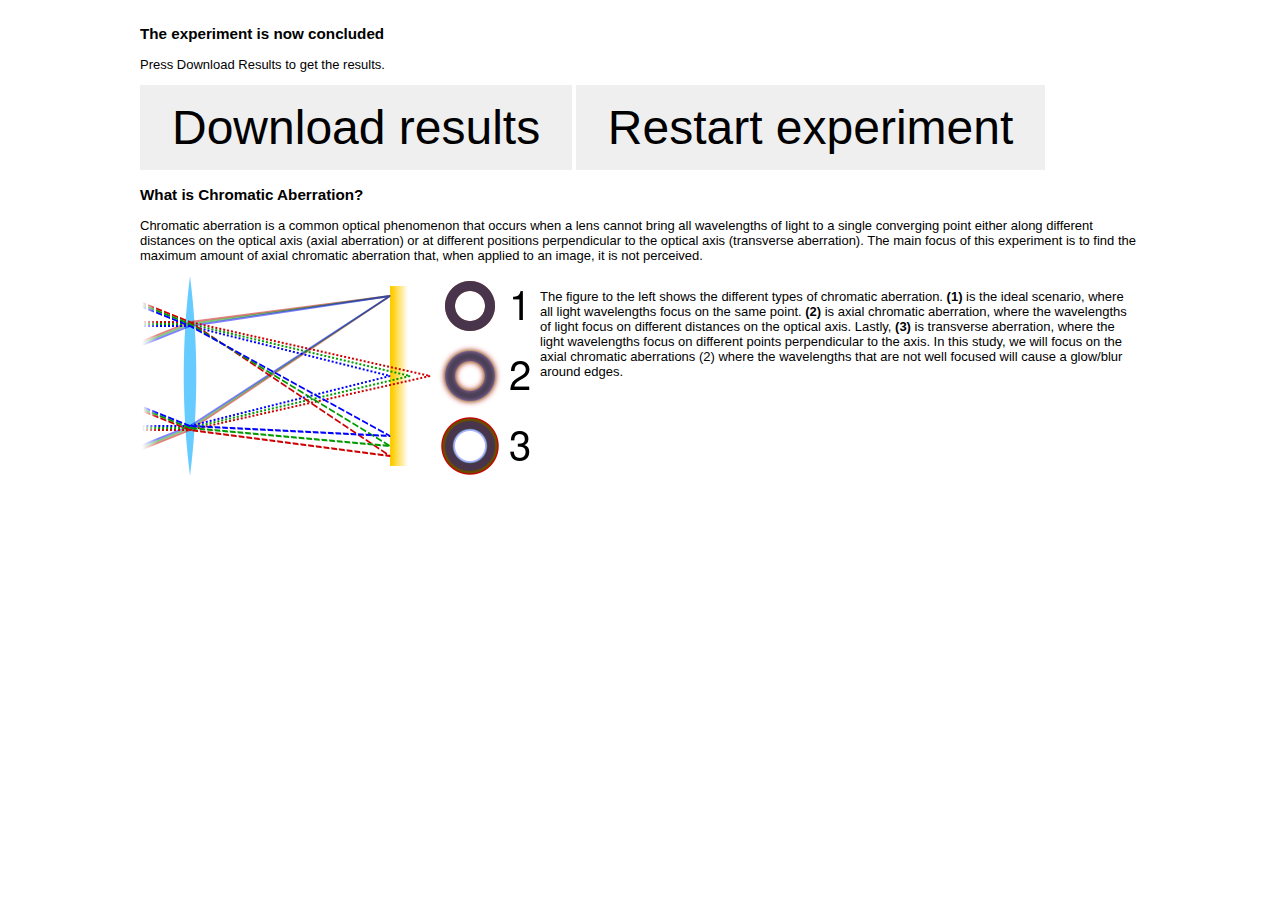
<file: image_survey/end.html>
<!DOCTYPE html>
<html lang="en">
<head>
    <meta charset="UTF-8">
    <title>End of experiment</title>
    <style type='text/css'>
        body {font-size: small; font-family: verdana, arial, sans-serif;
            max-width: 1000px; margin: 0 auto; padding: 10px}
        .image_with_text:after {
            content: "";
            display: table;
            clear: both;
        }

        .text {
            float: right;
            width: 60%;
        }

        .images {
            float: left;
            width: 30%;
        }

        #buttonContainer{
            position: relative;
            height: 85px;
        }
    </style>
</head>
<body>
<h3>The experiment is now concluded</h3>
<p>Press Download Results to get the results.</p>
<div id="buttonContainer">
    <button id = "exportData" onclick="exportData()" style="border: ghostwhite;padding: 15px 32px;text-align: center;text-decoration: none; display: inline-block; font-size: 48px;">Download results</button>
    <a id="exportHistoryLink" style="display: none;">Export</a>
    <button id = "start" onclick="location.href='start.html'" style="border: ghostwhite;padding: 15px 32px;text-align: center;text-decoration: none; display: inline-block; font-size: 48px;">Restart experiment</button>
</div>

<div>
    <H3>
        What is Chromatic Aberration?
    </H3>
    <p>
        Chromatic aberration is a common optical phenomenon that occurs when a lens cannot bring all wavelengths of light to a single converging point either along different distances on the optical axis (axial aberration) or at different positions perpendicular to the optical axis (transverse aberration).
        The main focus of this experiment is to find the maximum amount of axial chromatic aberration that, when applied to an image, it is not perceived.
    </p>
    <div class="image_with_text">
        <div class="images">
            <img src="resources/images/compare/CACompare.png"
                 alt="compare chromatic aberrations"
                 loading="lazy"
                 class="CA">

        </div>
        <div class="text">
            <p>
                The figure to the left shows the different types of chromatic aberration. <b>(1)</b>  is the ideal scenario, where all light wavelengths focus on the same point. <b>(2)</b> is axial chromatic aberration, where the wavelengths of light focus on different distances on the optical axis. Lastly, <b>(3)</b> is transverse aberration, where the light wavelengths focus on different points perpendicular to the axis.
                In this study, we will focus on the axial chromatic aberrations (2) where the wavelengths that are not well focused will cause a glow/blur around edges.
            </p>
        </div>

    </div>
</div>

<script>
    function exportData(){
        let data = [];
        for (var i = 0; i < localStorage.length; i++){
            data.push(localStorage.getItem(`run${i}`))
        }
        const date = new Date();
        const minutes = date.getMinutes();
        const seconds = date.getSeconds();
        var vLink = document.getElementById('exportHistoryLink');
        var vBlob = new Blob(data, {type: "octet/stream"});
        vName = 'Results_' + minutes + '-' + seconds + '.json';
        vUrl = window.URL.createObjectURL(vBlob);
        console.log(vLink);
        vLink.setAttribute('href', vUrl);
        vLink.setAttribute('download', vName );
        vLink.click();
    }
</script>

</body>
</html>
</file>
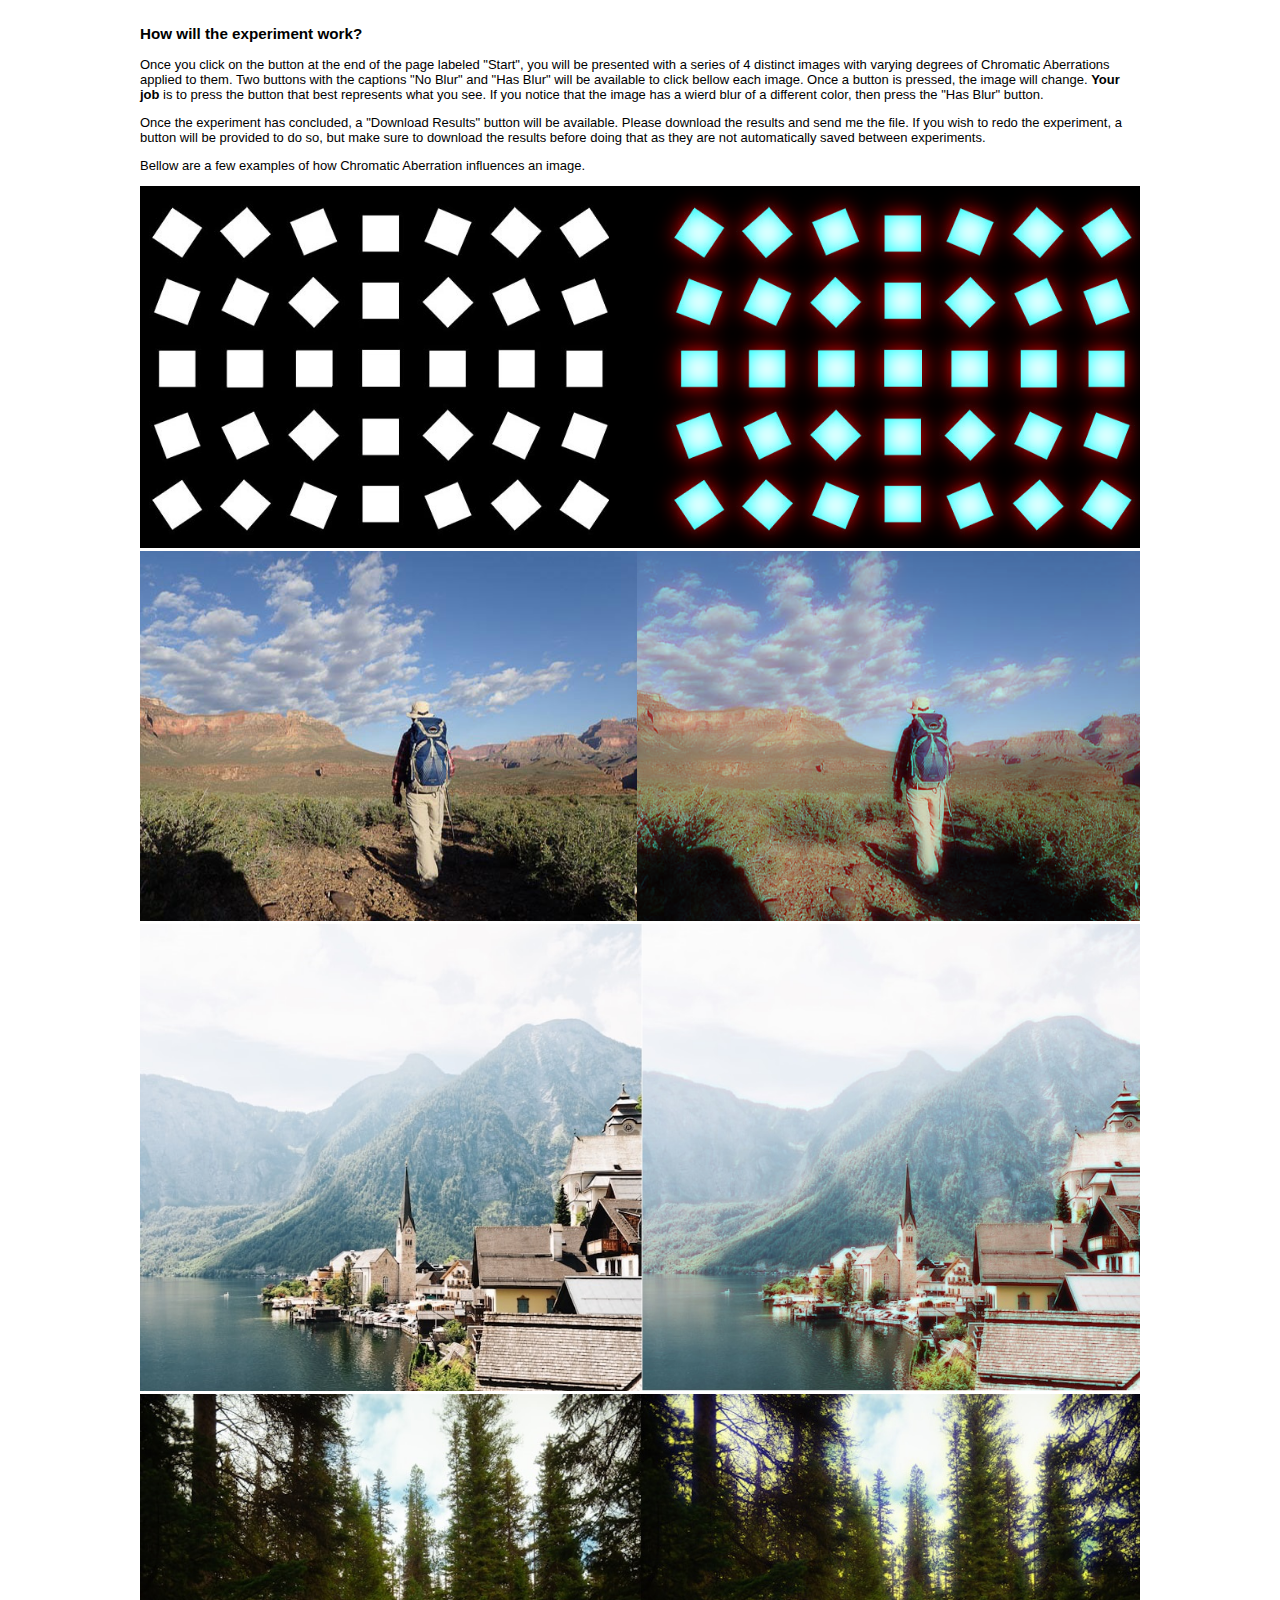
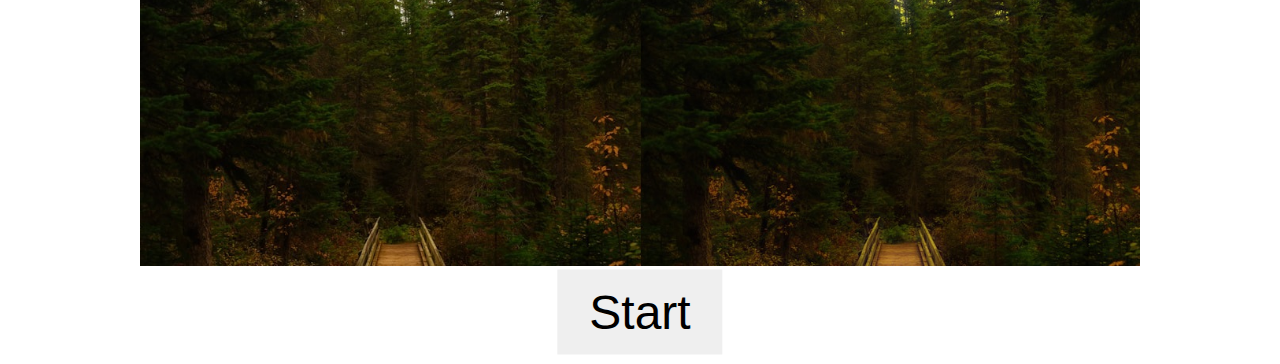
<file: image_survey/start.html>
<!DOCTYPE html>
<html lang="en">
<head>
    <meta charset="UTF-8">
    <title>Before you start</title>
    <style type='text/css'>
        body {font-size: small; font-family: verdana, arial, sans-serif;
            max-width: 1000px; margin: 0 auto; padding: 10px}
        .image_with_text:after {
            content: "";
            display: table;
            clear: both;
        }

        .text {
            float: right;
            width: 60%;
        }

        .images {
            float: left;
            width: 30%;
        }
        #start{
            margin: 0;
            position: relative;
            top: 50%;
            left: 50%;
            -ms-transform: translate(-50%, -50%);
            transform: translate(-50%, -50%);
        }
        #buttonContainer{
            position: relative;
            height: 85px;
        }
    </style>
</head>
<body>
<div style = "align-content: center">
    <h3>
        How will the experiment work?
    </h3>
    <p>
        Once you click on the button at the end of the page labeled "Start", you will be presented with a series of 4 distinct images with varying degrees of Chromatic Aberrations applied to them.
        Two buttons with the captions "No Blur" and "Has Blur" will be available to click bellow each image. Once a button is pressed, the image will change. <b>Your job</b> is to press the button that best represents what you see.
        If you notice that the image has a wierd blur of a different color, then press the "Has Blur" button.
    </p>
    <p>
        Once the experiment has concluded, a "Download Results" button will be available. Please download the results and send me the file. If you wish to redo the experiment, a button will be provided to do so, but make sure to download the results before doing that as they are not automatically saved between experiments.
    </p>
    <p>Bellow are a few examples of how Chromatic Aberration influences an image.</p>
    <img src="resources/images/compare/CAExample.png"
         alt="compare chromatic aberrations"
         loading="lazy"
         class="CA"
        style = "width: 1000px">
    <img src="resources/images/compare/ComplexCompare.png"
         alt="compare chromatic aberrations"
         loading="lazy"
         class="CA"
         style = "width: 1000px">
    <img src="resources/images/compare/compare1image.jpg"
         alt="compare chromatic aberrations"
         loading="lazy"
         class="CA"
         style = "width: 1000px">
    <img src="resources/images/compare/compare3image.jpg"
         alt="compare chromatic aberrations"
         loading="lazy"
         class="CA"
         style = "width: 1000px">
    <div id="buttonContainer">
        <button id = "start" onclick="startExperiment()" style="border: ghostwhite;padding: 15px 32px;text-align: center;text-decoration: none; display: inline-block; font-size: 48px;">Start</button>
    </div>

</div>
<script>
    function startExperiment(){
        localStorage.clear();
        window.location.href = "chromaticSurvey.html";
    }
</script>
</body>
</html>
</file>
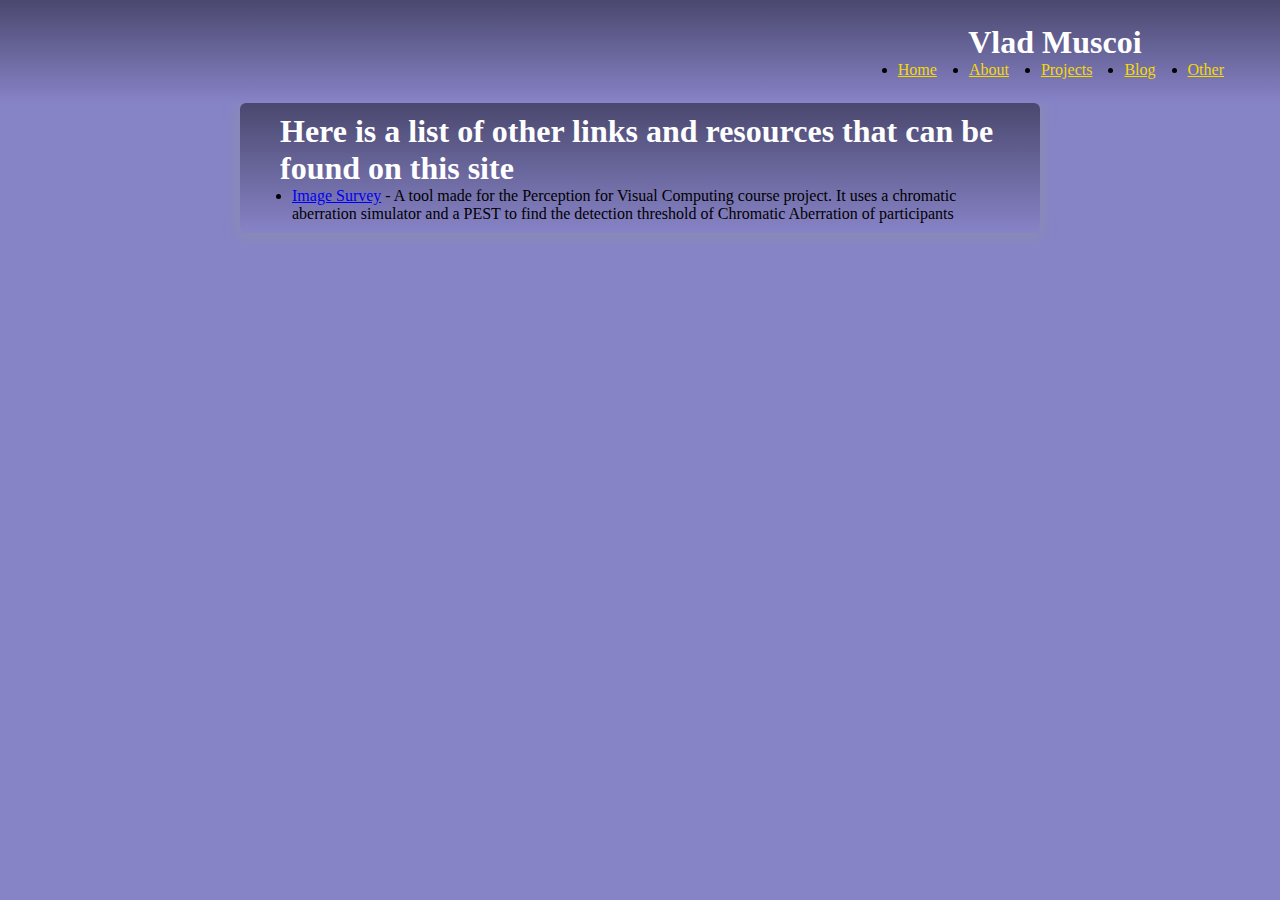
<file: other/other.html>
<!DOCTYPE html>
<html lang="en">
<link rel="stylesheet" href="/style.css">
<link rel="icon" type="image/x-icon" href="/resources/img/icons/not%20v.jpg">
<head>
    <meta charset="UTF-8">
    <title>Other links and materials</title>
</head>
<body>
<nav>
  <div id="top"></div>
</nav>
<div class="box">
    <h1>Here is a list of other links and resources that can be found on this site</h1>
    <ul class="navigation">
        <li><a href="/other/image_survey/start.html" class="nav-link">Image Survey</a> -  A tool made for the Perception for Visual Computing course project. It uses a chromatic aberration simulator and a PEST to find the detection threshold of Chromatic Aberration of participants</li>
    </ul>
</div>

<script src="/scripts/topBar.js"></script>
</body>
</html>
</file>
<file: style.css>
/*Variables*/
:root {
    --font-family: verdana, serif;
    --text-color: white;
    --bg-color: #8783c7;
    --bg-color-dark: #4a486e;
    --normal-font: 400;
    --bold-font: 700;
    --bolder-font: 900;
    --primary-color: #f5d902;
    --secondary-color: #f50515;
    --primary-shadow: #8b8eaf;
    --secondary-shadow: #a17a69;
    --bottom-margin: 0.5rem;
    --bottom-margin-2: 1rem;
    --line-height: 1.7rem;
    --transition: 0.3s;
}

/*Reset*/

* {
    margin: 0;
    padding: 0;
    box-sizing: border-box;
}

/*Big components*/

body {
    background-color: var(--bg-color);
}

html {
  scroll-behavior: smooth;
}

nav {
    position: sticky;
    top: 0;
    left: 0;
    z-index: 1;
    display: flex;
    align-items: end;
    justify-content: flex-end;
    padding: 1.5rem 3.5rem;
    background: linear-gradient(to bottom, var(--bg-color-dark), var(--bg-color));
    background-color: var(--bg-color-dark);
    /*box-shadow: 0 3px 5px rgba(0, 0, 0, 0.1);*/
}

/*Lists*/

ul, ol  {
    text-align: left;
    justify-content: center;
    margin-left: 12px;
}

nav ul {
    display: flex;
    gap: 2rem;
}

/*Paragraphs and headers*/

p {
    color: var(--text-color);
    text-align: left;
    justify-content: center;
    font-family: var(--font-family);
    font-size: 20px;
}

h1 {
    color: var(--text-color);
    text-align: left;
    justify-content: center;
}

/*Links*/

nav a {
    color: var(--primary-color);
    transition: var(--transition);
}

nav a:hover {
    color: var(--secondary-color);
    border-bottom: 2px solid var(--secondary-color);
}

/*Custom classes*/

.box{
    max-width: fit-content;
    margin-left: auto;
    margin-right: auto;
    margin-bottom: 12px;
    background: linear-gradient(to bottom, var(--bg-color-dark), var(--bg-color));
    width: 50rem;
    padding: 0.625rem 2.5rem;
    border-radius: 6px;
    box-shadow: 0px 2px 15px 2px var(--primary-shadow);
    justify-content: center;
}



.hero {
    display: flex;
    align-items: center;
    justify-content: center;
    gap: 2.5rem;
    max-width: 68.75rem;
    margin: auto;
}

.hero img {
    height: 37.5rem;
    width: 37.5rem;
}

.bio {
    width: 25rem;
    padding: 0.625rem;
    border-radius: 6px;
    box-shadow: 0px 2px 15px 2px var(--primary-shadow);
}

.bio h1 {
    margin-bottom: var(--bottom-margin);
}

.bio p {
    line-height: var(--line-height);
    padding: 0.3rem 0;
}

.more-about {
    background-color: var(--bg-color);
    padding: 1rem 6rem;
}

.more-about h2 {
    margin-bottom: var(--bottom-margin);
    text-align: center;
}

.more-about p {
    line-height: var(--line-height);
    padding: 0.4rem;
}
</file>
